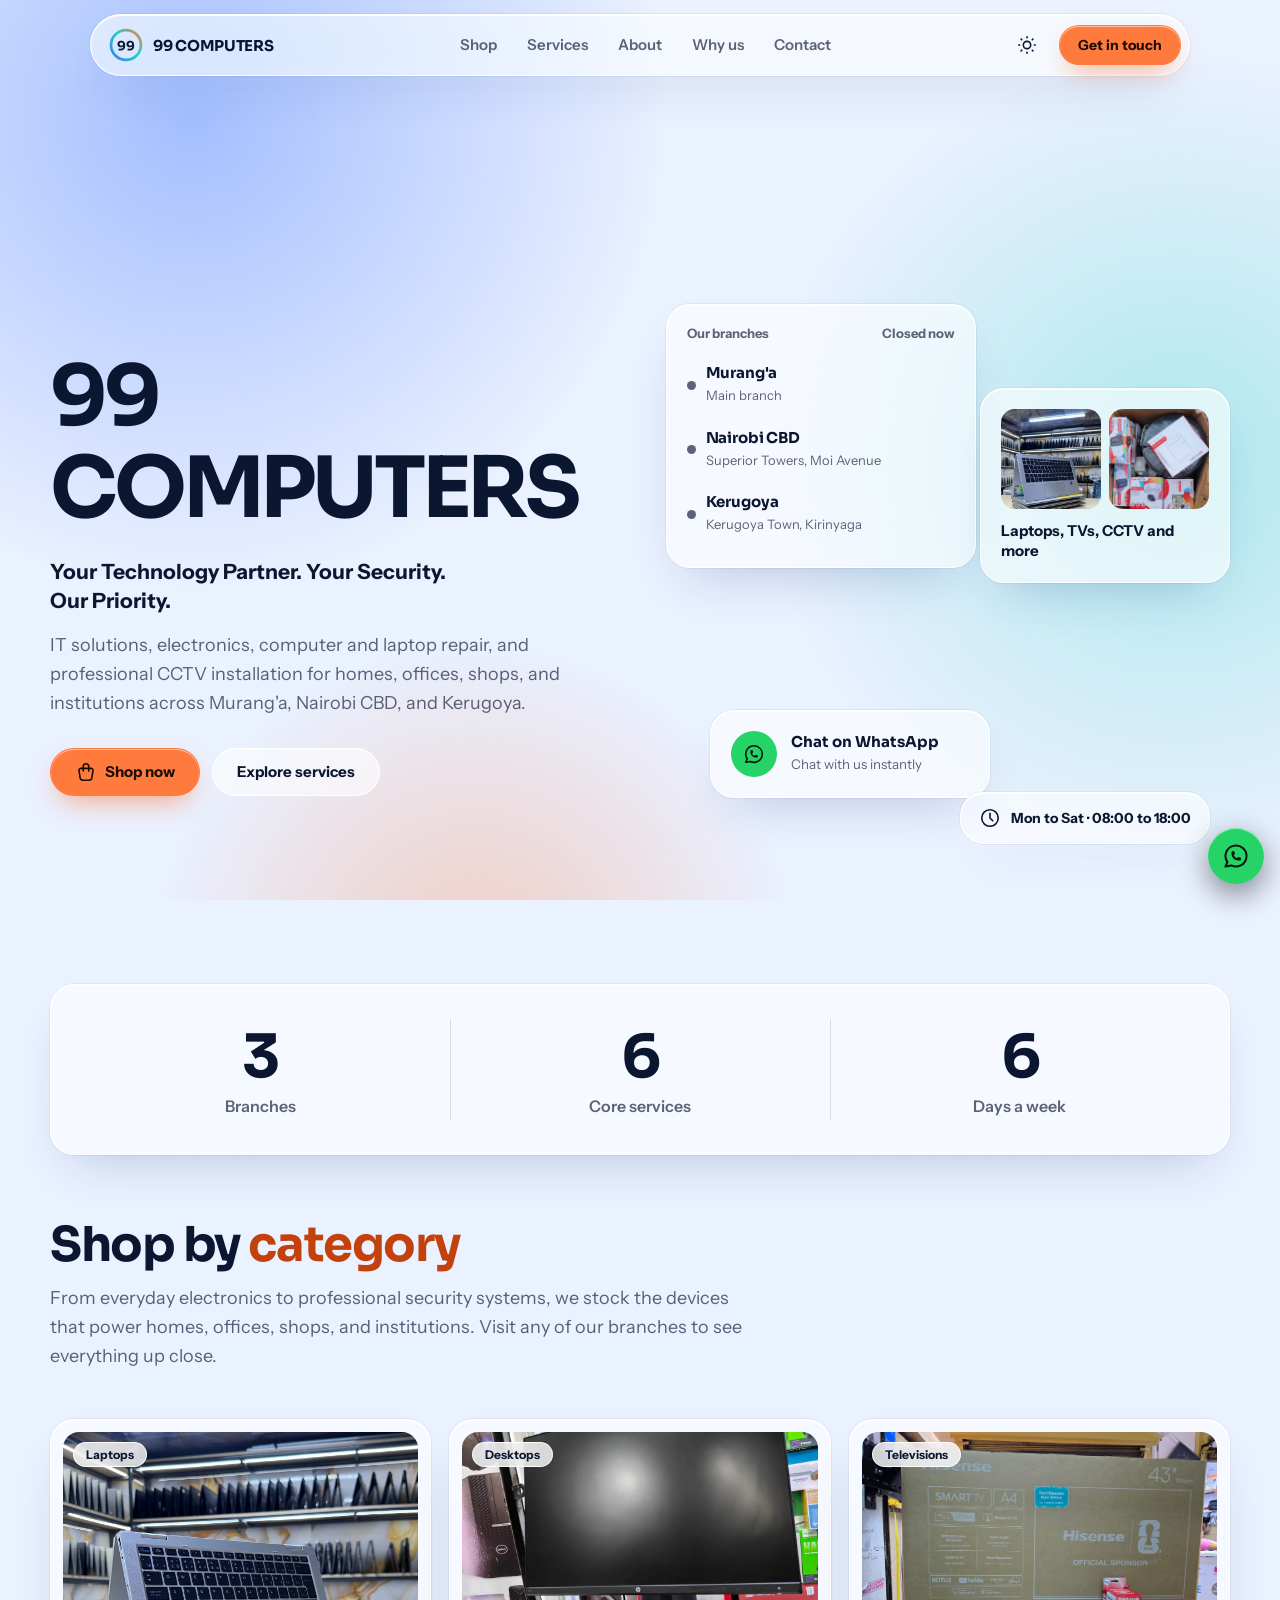
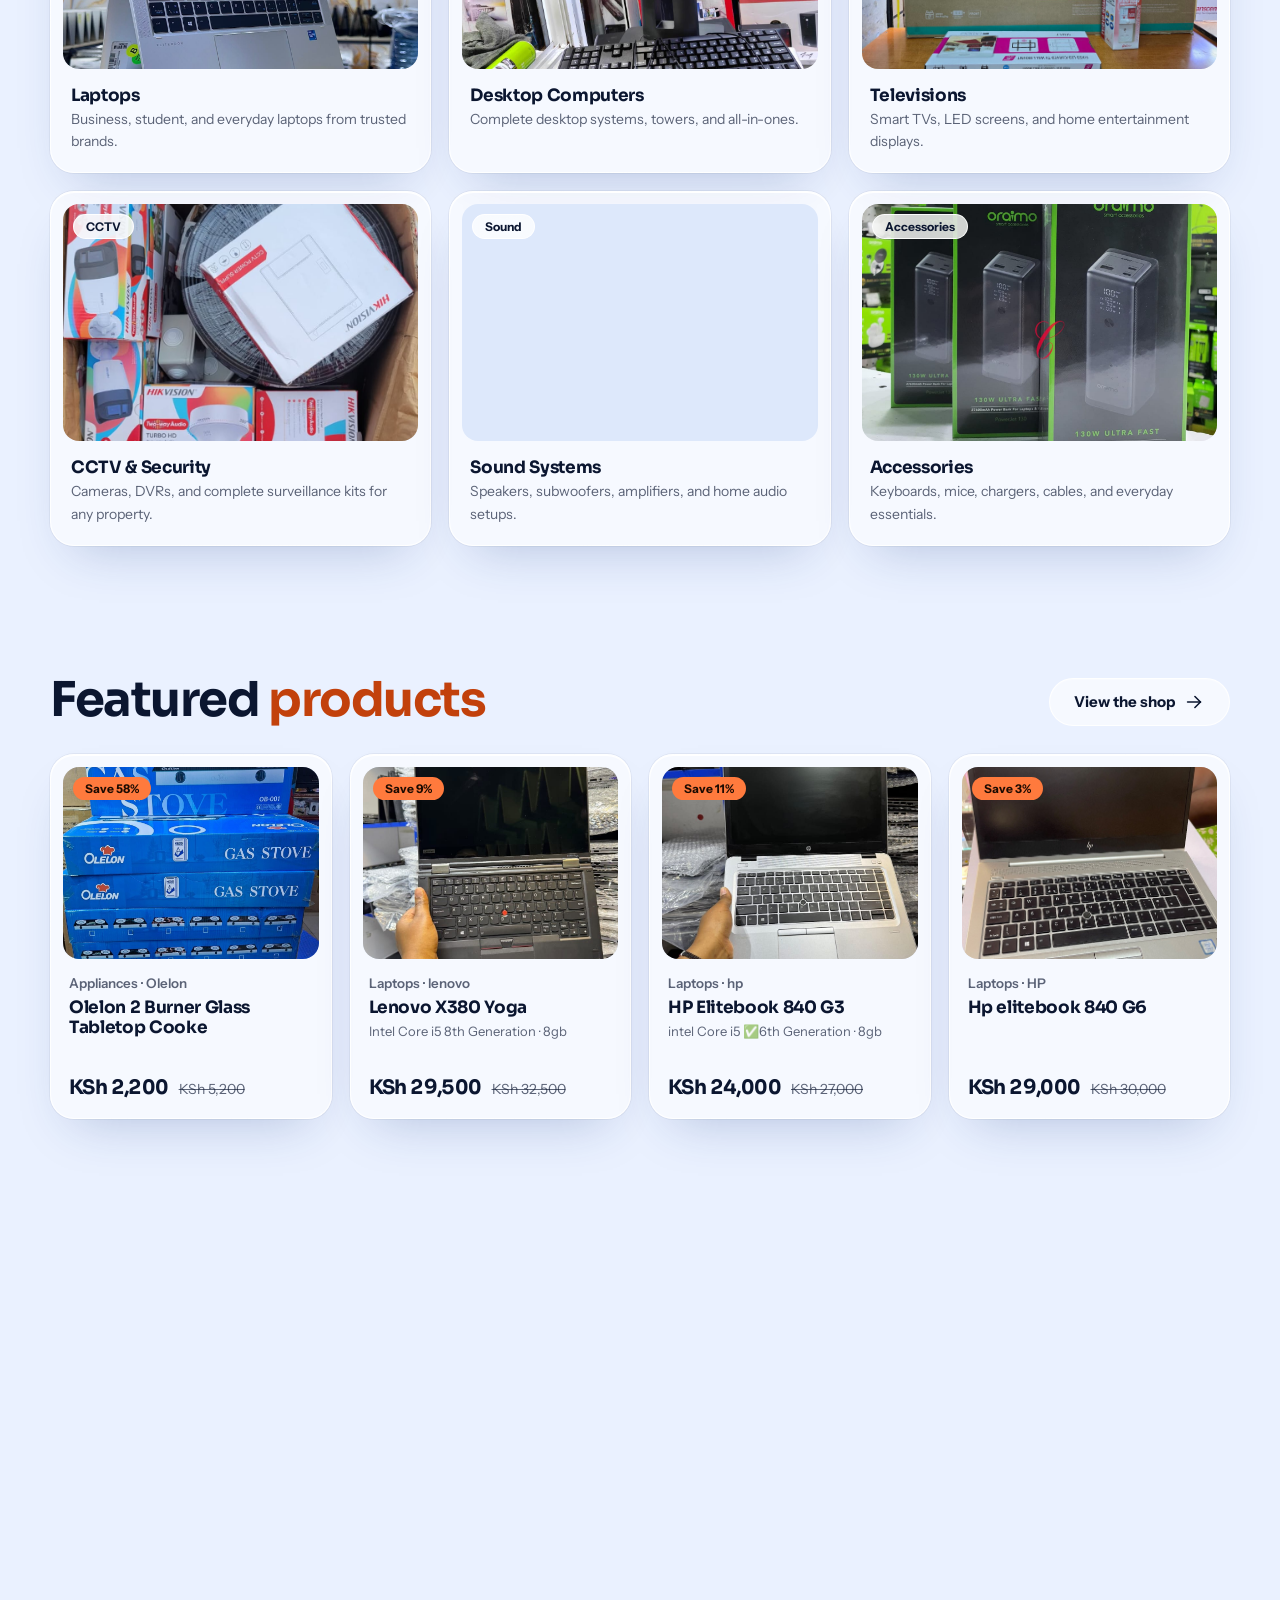
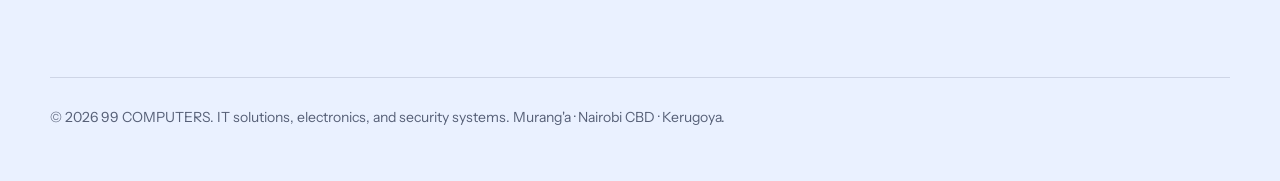
<file: index.html>
<!DOCTYPE html>
<html lang="en">
<head>
<meta charset="utf-8">
<meta name="viewport" content="width=device-width, initial-scale=1, viewport-fit=cover">
<meta name="description" content="99 COMPUTERS: IT consultancy, computer and laptop sales, electronics, repair and support, and professional CCTV installation in Murang'a, Nairobi CBD, and Kerugoya, Kenya.">
<meta name="theme-color" content="#050b1a">
<meta name="author" content="99 COMPUTERS">
<meta name="keywords" content="99 Computers, IT solutions Kenya, computer sales Murang'a, laptop repair Nairobi, CCTV installation Kerugoya, electronics shop, security systems, IT consultancy Kenya">
<meta name="robots" content="index, follow">
<link rel="canonical" href="https://www.99computers.co.ke/">
<meta property="og:type" content="website">
<meta property="og:site_name" content="99 COMPUTERS">
<meta property="og:title" content="99 COMPUTERS — IT Solutions, Electronics & CCTV">
<meta property="og:description" content="IT consultancy, computer and laptop sales, electronics, repair and support, and professional CCTV installation in Murang'a, Nairobi CBD, and Kerugoya.">
<meta property="og:url" content="https://www.99computers.co.ke/">
<meta property="og:image" content="https://www.99computers.co.ke/images/1.jpeg">
<meta property="og:image:alt" content="99 COMPUTERS storefront">
<meta property="og:locale" content="en_KE">
<meta name="twitter:card" content="summary_large_image">
<meta name="twitter:title" content="99 COMPUTERS — IT Solutions, Electronics & CCTV">
<meta name="twitter:description" content="IT consultancy, computer sales, electronics, repair, and professional CCTV installation.">
<meta name="twitter:image" content="https://www.99computers.co.ke/images/1.jpeg">
<meta name="geo.region" content="KE">
<meta name="geo.placename" content="Murang'a, Nairobi, Kerugoya">
<!-- Favicons -->
<link rel="icon" href="/favicon.ico" sizes="any">
<link rel="icon" type="image/svg+xml" href="/favicon.svg">
<link rel="icon" type="image/png" sizes="96x96" href="/favicon-96x96.png">
<link rel="apple-touch-icon" sizes="180x180" href="/apple-touch-icon.png">
<link rel="manifest" href="/site.webmanifest">
<meta name="apple-mobile-web-app-title" content="99 COMPUTERS">
<meta name="application-name" content="99 COMPUTERS">
<script>try{var t=localStorage.getItem('theme');document.documentElement.dataset.theme=t||(matchMedia('(prefers-color-scheme: light)').matches?'light':'dark')}catch(e){document.documentElement.dataset.theme='dark'}document.documentElement.classList.add('js')</script>
<title>99 COMPUTERS — IT Solutions, Electronics & CCTV in Murang'a, Nairobi & Kerugoya</title>
<link rel="preconnect" href="https://fonts.googleapis.com">
<link rel="preconnect" href="https://fonts.gstatic.com" crossorigin>
<link href="https://fonts.googleapis.com/css2?family=Sora:wght@500;600;700&family=Instrument+Sans:wght@400;500;600;700&display=swap" rel="stylesheet">
<link rel="stylesheet" href="/nova.css">
</head>
<body data-page="site">
<a class="skip" href="/shop">Skip to shop</a>
<nav class="nav glass" aria-label="Main">
  <a class="brand" href="/" aria-label="99 COMPUTERS home"><svg viewBox="0 0 100 100" aria-hidden="true"><defs><linearGradient id="lg" x1="0" y1="1" x2="1" y2="0"><stop offset="0" stop-color="#3b74ff"/><stop offset=".55" stop-color="#22d3c5"/><stop offset="1" stop-color="#ff7a3d"/></linearGradient></defs><circle cx="50" cy="50" r="44" fill="none" stroke="url(#lg)" stroke-width="8"/><text x="50" y="64" text-anchor="middle" font-family="Sora,Arial Black,sans-serif" font-weight="700" font-size="38" fill="currentColor" stroke="none">99</text></svg><span>99 COMPUTERS</span></a>
  <div class="links"><i class="pill" aria-hidden="true"></i>
    <a href="/shop">Shop</a><a href="/services">Services</a><a href="/about">About</a><a href="/why">Why us</a><a href="/contact">Contact</a>
  </div>
  <button class="ib" id="themeToggle" type="button" aria-label="Switch to light theme"><svg class="i i-moon" viewBox="0 0 24 24" aria-hidden="true"><use href="#i-moon"/></svg><svg class="i i-sun" viewBox="0 0 24 24" aria-hidden="true"><use href="#i-sun"/></svg></button>
  <a class="btn p sm" href="/contact" style="margin-left:6px">Get in touch</a>
  <button class="ib menu" id="menuBtn" type="button" aria-label="Open menu" aria-expanded="false" aria-controls="sheet"><svg class="i " viewBox="0 0 24 24" aria-hidden="true"><use href="#i-menu-2"/></svg></button>
  <i class="prog" aria-hidden="true"></i>
</nav>
<div class="sheet glass" id="sheet">
  <a style="--i:0" href="/shop">Shop</a><a style="--i:1" href="/services">Services</a><a style="--i:2" href="/about">About</a><a style="--i:3" href="/why">Why us</a><a style="--i:4" href="/contact">Contact</a>
</div>

<main id="top">
  <section class="pg on home" data-pg="home">
    <div class="hero"><div class="wrap">
      <div class="copy">
        <h1 data-words>99 COMPUTERS</h1>
        <div class="tag">Your Technology Partner. Your Security. Our Priority.</div>
        <p class="lead">IT solutions, electronics, computer and laptop repair, and professional CCTV installation for homes, offices, shops, and institutions across Murang'a, Nairobi CBD, and Kerugoya.</p>
        <div class="btns"><a class="btn p" href="/shop"><svg class="i " viewBox="0 0 24 24" aria-hidden="true"><use href="#i-shopping-bag"/></svg>Shop now</a><a class="btn" href="/services">Explore services</a></div>
      </div>
      <div class="cluster">
        <div class="cl cl-a glass fl" data-d="1.2"><h3>Our branches <span><i class="dot" data-st></i> <span data-open>Open now</span></span></h3><div id="brows"></div></div>
        <a class="cl cl-b glass hv fl" href="/shop" data-d="2"><div class="mos"><div class="ph"><img src="/images/3.jpeg" alt="Laptop" width="240" height="240"></div><div class="ph"><img src="/images/6.jpeg" alt="CCTV camera" width="240" height="240"></div></div><p>Laptops, TVs, CCTV and more</p></a>
        <a class="cl cl-c glass hv fl" data-d="1.6" href="https://wa.me/254794707522?text=Hello%2099%20COMPUTERS%2C%20I%27d%20like%20to%20make%20an%20enquiry." target="_blank" rel="noopener"><span class="wb"><svg class="i " viewBox="0 0 24 24" aria-hidden="true"><use href="#i-brand-whatsapp"/></svg></span><span><b>Chat on WhatsApp</b><small>Chat with us instantly</small></span></a>
        <div class="cl cl-d glass fl" data-d="2.4"><svg class="i " viewBox="0 0 24 24" aria-hidden="true"><use href="#i-clock"/></svg>Mon to Sat · 08:00 to 18:00</div>
      </div>
    </div></div>
    <div class="wrap"><div class="glass stats rv"><div><b data-n="3">0</b><span>Branches</span></div><div><b data-n="6">0</b><span>Core services</span></div><div><b data-n="6">0</b><span>Days a week</span></div></div></div>
    <div class="blk"><div class="wrap">
      <h2 class="rv">Shop by <em>category</em></h2>
      <p class="sub rv">From everyday electronics to professional security systems, we stock the devices that power homes, offices, shops, and institutions. Visit any of our branches to see everything up close.</p>
      <div class="products" id="tiles"></div>
    </div></div>
    <div class="blk" id="featwrap" hidden><div class="wrap">
      <div class="hd2 rv"><h2>Featured <em>products</em></h2><a class="btn" href="/shop">View the shop<svg class="i " viewBox="0 0 24 24" aria-hidden="true"><use href="#i-arrow-right"/></svg></a></div>
      <div class="pgrid" id="featured"></div>
    </div></div>
    <div class="blk"><div class="wrap"><div class="glass cta rv">
      <div><h2>99 COMPUTERS</h2><p>Your Technology Partner. Your Security. Our Priority.</p></div>
      <div class="btns"><a class="btn p" href="https://wa.me/254794707522?text=Hello%2099%20COMPUTERS%2C%20I%27d%20like%20to%20make%20an%20enquiry." target="_blank" rel="noopener">Chat on WhatsApp</a><button class="btn" type="button" data-act="request">Request a service</button></div>
    </div></div></div>
  </section>

  <section class="pg sp" data-pg="shop"><div class="wrap">
    <h2>Shop <em>products</em></h2>
    <p class="sub">Browse what is on our shelves. Message us on WhatsApp or send a request, and we will confirm availability at your nearest branch.</p>
    <div class="stools">
      <label class="srch"><svg class="i " viewBox="0 0 24 24" aria-hidden="true"><use href="#i-search"/></svg><input id="psearch" type="search" placeholder="Search laptops, TVs, CCTV" aria-label="Search products"></label>
      <select class="sel" id="psort" aria-label="Sort products"><option value="feat">Featured</option><option value="new">Newest</option><option value="lo">Price: low to high</option><option value="hi">Price: high to low</option></select>
      <span class="hint" id="pcount" role="status" aria-live="polite" style="margin-left:auto"></span>
    </div>
    <div class="chips" id="chips" role="group" aria-label="Categories"></div>
    <div class="pgrid" id="pgrid"></div>
  </div></section>

  <section class="pg sp" data-pg="services"><div class="wrap">
    <h2>Our core <em>services</em></h2>
    <p class="sub">Everything you need to buy, set up, secure, and keep your technology running.</p>
    <div class="svcs" id="svc"></div>
    <div class="shop-actions"><button class="btn p" type="button" data-act="request"><svg class="i " viewBox="0 0 24 24" aria-hidden="true"><use href="#i-send"/></svg>Request a service</button><a class="btn" href="/contact">Contact us</a></div>
  </div></section>

  <section class="pg sp" data-pg="about"><div class="wrap">
    <h2>About <em>us</em></h2>
    <p class="sub">Your trusted partner in IT solutions, electronics, security systems, and technology consultancy.</p>
    <div class="about">
      <div class="glass main rv"><p class="big"><b>99 COMPUTERS</b> is dedicated to providing high-quality products and professional services that meet the needs of individuals, homes, businesses, and organizations. Our goal is to make technology accessible, affordable, reliable, and convenient for everyone.</p><p>We specialize in <b>IT consultancy, computer sales, electronics, accessories, and CCTV installation services</b>. Our wide range of products includes laptops, desktop computers, televisions, smartphones, washing machines, radios, printers, CCTV cameras, and other electronic devices and accessories.</p><p>Our professional services include IT consultancy, computer setup and configuration, technology support, and <b>CCTV camera installation</b> for homes, offices, shops, institutions, and other commercial premises. We help our clients improve security through reliable surveillance solutions designed to monitor their properties, protect their assets, and provide greater peace of mind.</p><p>We believe that customer satisfaction begins with quality products, affordable prices, professional service, and lasting relationships. We are committed to keeping up with technological advancements to provide modern solutions that meet the changing needs of our customers.</p></div>
      <div class="mv">
        <div class="glass rv" style="--d:.1s"><h3>Our Mission</h3><p>To provide quality electronic products, reliable IT consultancy, and professional CCTV installation services at competitive prices while ensuring excellent customer service and satisfaction.</p></div>
        <div class="glass rv" style="--d:.2s"><h3>Our Vision</h3><p>To become a leading and trusted provider of IT solutions, electronic products, and security systems, recognized for our quality, innovation, reliability, and commitment to customer satisfaction.</p></div>
      </div>
    </div>
    <div class="shop-hero rv" style="margin-top:20px">
      <figure class="fig sh"><img src="/images/1.jpeg" alt="99 COMPUTERS storefront, view one" loading="lazy" decoding="async" width="720" height="540"></figure>
      <figure class="fig sh"><img src="/images/2.jpeg" alt="99 COMPUTERS storefront, view two" loading="lazy" decoding="async" width="720" height="540"></figure>
    </div>
  </div></section>

  <section class="pg sp" data-pg="why"><div class="wrap">
    <h2>Why choose <em>99 COMPUTERS</em>?</h2>
    <p class="sub">We do more than sell electronics. We provide technology that connects people, empowers businesses, improves everyday life, and helps create safer environments.</p>
    <div class="why">
      <div class="glass hv rv" style="--h:var(--blue);--d:0.0s"><span class="ico"><svg class="i " viewBox="0 0 24 24" aria-hidden="true"><use href="#i-shield-check"/></svg></span><h3>Quality and Reliability</h3><p>Products and solutions selected to meet our customers' needs.</p></div>
      <div class="glass hv rv" style="--h:var(--teal);--d:0.07s"><span class="ico"><svg class="i " viewBox="0 0 24 24" aria-hidden="true"><use href="#i-coin"/></svg></span><h3>Affordable Prices</h3><p>Competitive prices for different budgets.</p></div>
      <div class="glass hv rv" style="--h:var(--sig);--d:0.14s"><span class="ico"><svg class="i " viewBox="0 0 24 24" aria-hidden="true"><use href="#i-award"/></svg></span><h3>Professional Expertise</h3><p>Knowledgeable assistance in IT consultancy and CCTV installation.</p></div>
      <div class="glass hv rv" style="--h:var(--blue);--d:0.21s"><span class="ico"><svg class="i " viewBox="0 0 24 24" aria-hidden="true"><use href="#i-heart-handshake"/></svg></span><h3>Customer Satisfaction</h3><p>Friendly service and a commitment to meeting customer expectations.</p></div>
      <div class="glass hv rv" style="--h:var(--teal);--d:0.28s"><span class="ico"><svg class="i " viewBox="0 0 24 24" aria-hidden="true"><use href="#i-apps"/></svg></span><h3>Comprehensive Solutions</h3><p>A convenient destination for computers, electronics, accessories, IT services, and security systems.</p></div>
    </div>
  </div></section>

  <section class="pg sp" data-pg="contact"><div class="wrap">
    <h2>Get in <em>touch</em></h2>
    <p class="sub">Call, WhatsApp, or visit any of our branches in Murang'a, Nairobi CBD, or Kerugoya.</p>
    <div class="contact-grid rv">
      <a class="glass hv cc" href="tel:+254794707522"><span class="ico"><svg class="i " viewBox="0 0 24 24" aria-hidden="true"><use href="#i-phone"/></svg></span><span><strong>Call us</strong><span>+254 794 707 522</span></span></a>
      <a class="glass hv cc" href="https://wa.me/254794707522?text=Hello%2099%20COMPUTERS%2C%20I%27d%20like%20to%20make%20an%20enquiry." target="_blank" rel="noopener"><span class="ico"><svg class="i " viewBox="0 0 24 24" aria-hidden="true"><use href="#i-brand-whatsapp"/></svg></span><span><strong>WhatsApp</strong><span>Chat with us instantly</span></span></a>
    </div>
    <h3 class="branches-t rv">Visit one of our <em>branches</em></h3>
    <div class="branches rv">
      <a class="glass hv branch" href="https://maps.app.goo.gl/FHAN5yE1pPPzXfvG9?g_st=iwb" target="_blank" rel="noopener"><span class="ico"><svg class="i " viewBox="0 0 24 24" aria-hidden="true"><use href="#i-map-pin"/></svg></span><div><h4>Murang'a</h4><p>Main branch · Murang'a Town</p></div></a>
      <a class="glass hv branch" href="https://www.google.com/maps/search/?api=1&query=Superior+Towers+Moi+Avenue+Nairobi" target="_blank" rel="noopener"><span class="ico"><svg class="i " viewBox="0 0 24 24" aria-hidden="true"><use href="#i-map-pin"/></svg></span><div><h4>Nairobi CBD</h4><p>Superior Towers · Moi Avenue</p></div></a>
      <a class="glass hv branch" href="https://www.google.com/maps/search/?api=1&query=Kerugoya+Town+Kirinyaga" target="_blank" rel="noopener"><span class="ico"><svg class="i " viewBox="0 0 24 24" aria-hidden="true"><use href="#i-map-pin"/></svg></span><div><h4>Kerugoya</h4><p>Kerugoya Town · Kirinyaga</p></div></a>
    </div>
    <div class="glass cta rv">
      <div><h2>99 COMPUTERS</h2><p>Your Technology Partner. Your Security. Our Priority.</p></div>
      <div class="btns"><a class="btn p" href="https://wa.me/254794707522?text=Hello%2099%20COMPUTERS%2C%20I%27d%20like%20to%20make%20an%20enquiry." target="_blank" rel="noopener">Chat on WhatsApp</a><button class="btn" type="button" data-act="request"><svg class="i " viewBox="0 0 24 24" aria-hidden="true"><use href="#i-send"/></svg>Request a service</button></div>
    </div>
  </div></section>
</main>

<footer><div class="wrap"><span>© <span id="yr"></span> 99 COMPUTERS. IT solutions, electronics, and security systems. Murang'a · Nairobi CBD · Kerugoya.</span></div></footer>
<a class="wa" href="https://wa.me/254794707522?text=Hello%2099%20COMPUTERS%2C%20I%27d%20like%20to%20make%20an%20enquiry." target="_blank" rel="noopener" aria-label="Chat with 99 COMPUTERS on WhatsApp"><svg class="i " viewBox="0 0 24 24" aria-hidden="true"><use href="#i-brand-whatsapp"/></svg></a>
<script src="/nova.js"></script>
</body>
</html>
</file>
<file: nova.css>
/* 99 COMPUTERS: NOVA 2. Liquid-glass surfaces over a drifting colour field. */
:root{color-scheme:dark;--bg:#050b1a;--ink:#f3f6ff;--mute:rgba(226,235,255,.68);--line:rgba(255,255,255,.14);--s1:#0c1530;--s2:#16224a;
--sig:#ff7a3d;--sig-t:#ffa070;--on:#1c0b02;--blue:#3b74ff;--teal:#22d3c5;--ok:#3ddc97;--err:#ff8585;
--gl:rgba(255,255,255,.07);--gl2:rgba(255,255,255,.13);--glb:rgba(255,255,255,.17);--fill:rgba(255,255,255,.08);
--gls:inset 0 1px 0 rgba(255,255,255,.3),inset 0 -1px 0 rgba(255,255,255,.04),0 24px 60px -24px rgba(0,0,0,.6);--blur:22px;--scrim:rgba(3,7,18,.55);
--a1:.6;--a2:.38;--a3:.34;--r:14px;--rc:24px;--ease:cubic-bezier(.22,1,.36,1);--spring:cubic-bezier(.34,1.56,.64,1);
--fd:Sora,system-ui,sans-serif;--fb:"Instrument Sans",system-ui,sans-serif}
[data-theme=light]{color-scheme:light;--bg:#eaf1ff;--ink:#0b1630;--mute:rgba(11,22,48,.66);--line:rgba(11,22,48,.12);--s1:#f6f9ff;--s2:#dde8fb;--sig-t:#c2410c;--blue:#2457e6;--teal:#0e9f95;--ok:#12805a;--err:#c42b2b;
--gl:rgba(255,255,255,.58);--gl2:rgba(255,255,255,.8);--glb:rgba(255,255,255,.9);--fill:rgba(11,22,48,.05);--gls:inset 0 1px 0 #fff,0 0 0 1px rgba(11,22,48,.05),0 24px 50px -24px rgba(30,60,130,.28);--scrim:rgba(225,235,255,.55);--a1:.4;--a2:.3;--a3:.3}
*{box-sizing:border-box;margin:0;padding:0}[hidden]{display:none!important}
html{scroll-padding-top:96px;-webkit-text-size-adjust:100%}
body{background:var(--bg);color:var(--ink);font:400 16px/1.6 var(--fb);-webkit-font-smoothing:antialiased;overflow-x:hidden;min-height:100svh}
a{color:inherit;text-decoration:none}svg{fill:none;stroke:currentColor}button,input,select,textarea{font:inherit;color:inherit}
.i{width:22px;height:22px;flex-shrink:0}
:focus-visible{outline:2px solid var(--sig);outline-offset:3px;border-radius:8px}
h1,h2,h3,h4{font-family:var(--fd);font-weight:700;letter-spacing:-.03em;line-height:1.08}
h2{font-size:clamp(28px,3.8vw,48px);margin-bottom:14px}h2 em{font-style:normal;color:var(--sig-t)}
.sub{color:var(--mute);max-width:58ch;font-size:18px;margin-bottom:48px}
.wrap{width:min(1180px,100% - 40px);margin:0 auto}section{padding:104px 0}
.skip{position:absolute;left:12px;top:-64px;z-index:200;background:var(--sig);color:var(--on);padding:10px 16px;border-radius:99px;font-weight:700}.skip:focus{top:12px}
/* colour field */
.aurora{position:fixed;inset:0;z-index:-1;overflow:hidden;background:var(--bg)}
.aurora i{position:absolute;border-radius:50%;will-change:transform}
.aurora i:nth-child(1){width:74vmax;height:74vmax;left:-22vmax;top:-28vmax;background:radial-gradient(closest-side,rgba(59,116,255,var(--a1)),transparent);animation:d1 28s ease-in-out infinite alternate}
.aurora i:nth-child(2){width:64vmax;height:64vmax;right:-24vmax;top:6vh;background:radial-gradient(closest-side,rgba(34,211,197,var(--a2)),transparent);animation:d2 34s ease-in-out infinite alternate}
.aurora i:nth-child(3){width:50vmax;height:50vmax;left:12vw;bottom:-30vmax;background:radial-gradient(closest-side,rgba(255,122,61,var(--a3)),transparent);animation:d3 40s ease-in-out infinite alternate}
@keyframes d1{to{transform:translate(14vmax,12vmax) scale(1.18)}}@keyframes d2{to{transform:translate(-12vmax,16vmax) scale(.9)}}@keyframes d3{to{transform:translate(18vmax,-10vmax) scale(1.2)}}
/* glass */
.glass{position:relative;isolation:isolate;background:var(--gl);-webkit-backdrop-filter:blur(var(--blur)) saturate(170%);backdrop-filter:blur(var(--blur)) saturate(170%);border:1px solid var(--glb);border-radius:var(--rc);box-shadow:var(--gls)}
.glass::before{content:"";position:absolute;inset:-1px;border-radius:inherit;padding:1px;pointer-events:none;background:linear-gradient(140deg,rgba(255,255,255,.6),rgba(255,255,255,0) 32%,rgba(255,255,255,0) 68%,rgba(255,255,255,.28));-webkit-mask:linear-gradient(#000 0 0) content-box,linear-gradient(#000 0 0);-webkit-mask-composite:xor;mask-composite:exclude;opacity:.8}
.glass::after{content:"";position:absolute;inset:0;border-radius:inherit;z-index:-1;pointer-events:none;background:radial-gradient(380px circle at var(--mx,50%) var(--my,0%),rgba(255,255,255,.16),transparent 62%);opacity:0;transition:opacity .35s}
@media (hover:hover){.glass.hv:hover::after{opacity:1}}
/* buttons */
.btn{display:inline-flex;align-items:center;justify-content:center;gap:8px;min-height:48px;padding:0 24px;border-radius:99px;border:1px solid var(--glb);background:var(--gl);-webkit-backdrop-filter:blur(14px);backdrop-filter:blur(14px);color:var(--ink);font:700 15px var(--fb);cursor:pointer;box-shadow:inset 0 1px 0 rgba(255,255,255,.25);transition:transform .25s var(--spring),background .2s,box-shadow .2s}
@media (hover:hover){.btn:hover{transform:translateY(-2px);background:var(--gl2)}}
.btn:active{transform:scale(.97)}
.btn.p{background:var(--sig);border-color:transparent;color:var(--on);box-shadow:inset 0 1px 0 rgba(255,255,255,.5),0 12px 28px -10px rgba(255,122,61,.75)}
.btn.p:hover{background:#ff8a52}
.btn.sm{min-height:40px;padding:0 18px;font-size:14px}.btn[disabled]{opacity:.55;pointer-events:none}
.btns{display:flex;flex-wrap:wrap;gap:12px}
.ib{width:44px;height:44px;display:grid;place-items:center;border-radius:50%;border:0;background:none;color:var(--ink);cursor:pointer;transition:background .2s,transform .25s var(--spring)}.ib:hover{background:var(--gl2)}.ib:active{transform:scale(.92)}
.i-sun{display:none}[data-theme=light] .i-sun{display:block}[data-theme=light] .i-moon{display:none}
/* nav */
.nav{position:fixed;top:14px;left:50%;translate:-50% 0;z-index:80;width:min(1100px,100% - 24px);height:62px;display:flex;align-items:center;gap:4px;padding:0 8px 0 18px;border-radius:99px;transition:height .35s var(--ease),top .35s var(--ease),background .3s;animation:navIn .8s var(--ease) both}
@keyframes navIn{from{opacity:0;transform:translateY(-24px)}}
.nav.s{height:56px;top:10px;background:color-mix(in srgb,var(--s1) 55%,transparent)}
.brand{display:flex;align-items:center;gap:10px;font:700 15px var(--fd);letter-spacing:-.02em;margin-right:12px;white-space:nowrap}.brand svg{width:34px;height:34px}
.links{position:relative;display:flex;margin:0 auto}
.links a{position:relative;z-index:1;padding:9px 15px;border-radius:99px;color:var(--mute);font-weight:600;font-size:15px;transition:color .25s}
.links a:hover,.links a.on{color:var(--ink)}
.links .pill{position:absolute;z-index:0;top:0;left:0;height:100%;width:var(--w,0);border-radius:99px;background:var(--gl2);box-shadow:inset 0 1px 0 rgba(255,255,255,.4),0 4px 14px -6px rgba(0,0,0,.4);transform:translateX(var(--x,0));opacity:var(--o,0);transition:transform .5s var(--spring),width .5s var(--spring),opacity .2s}
.nav .prog{position:absolute;left:30px;right:30px;bottom:3px;height:2px;border-radius:2px;background:linear-gradient(90deg,var(--teal),var(--blue),var(--sig));transform-origin:left;transform:scaleX(var(--p,0));opacity:.9}
.acct{display:flex;align-items:center;gap:8px;min-height:44px;padding:0 6px 0 14px;border-radius:99px;border:1px solid var(--glb);background:var(--gl);cursor:pointer;font-weight:700;font-size:14px;transition:background .2s}.acct:hover{background:var(--gl2)}
.av{width:32px;height:32px;border-radius:50%;display:grid;place-items:center;font:700 12px var(--fd);color:#fff;background:linear-gradient(135deg,var(--blue),var(--teal) 55%,var(--sig));flex-shrink:0}
.acct .av{margin-left:2px}.acct.out{padding:0 18px}
.menu{display:none}
.sheet{position:fixed;top:84px;left:12px;right:12px;z-index:79;padding:10px;display:flex;flex-direction:column;visibility:hidden;opacity:0;transform:translateY(-10px) scale(.98);transform-origin:top;transition:all .35s var(--ease)}
.sheet.on{visibility:visible;opacity:1;transform:none}
.sheet a{padding:15px 14px;border-radius:var(--r);font-weight:600;opacity:0;transform:translateY(8px);transition:opacity .4s var(--ease),transform .4s var(--ease),background .2s}
.sheet.on a{opacity:1;transform:none;transition-delay:calc(var(--i)*.045s)}.sheet a:hover{background:var(--gl2)}
.dd{position:absolute;top:calc(100% + 10px);right:0;width:270px;padding:10px;visibility:hidden;opacity:0;transform:translateY(-8px) scale(.97);transform-origin:top right;transition:all .3s var(--ease)}
.dd.on{visibility:visible;opacity:1;transform:none}
.dd .who{padding:10px 12px 14px;border-bottom:1px solid var(--line);margin-bottom:6px}.dd .who b{display:block}.dd .who small{color:var(--mute);display:block;overflow:hidden;text-overflow:ellipsis}
.role{display:inline-block;margin-top:8px;padding:2px 10px;border-radius:99px;font:700 11px var(--fb);background:color-mix(in srgb,var(--teal) 20%,transparent);color:var(--teal)}
.dd button,.dd a{display:flex;align-items:center;gap:10px;width:100%;padding:11px 12px;border-radius:var(--r);border:0;background:none;text-align:left;cursor:pointer;font-weight:600;font-size:15px}.dd button:hover,.dd a:hover{background:var(--gl2)}
.acwrap{position:relative}
/* reveal + words */
.js .rv{opacity:0;transform:translateY(22px);filter:blur(6px);transition:opacity .8s var(--ease),transform .8s var(--ease),filter .8s var(--ease);transition-delay:var(--d,0s)}
.js .rv.in{opacity:1;transform:none;filter:none}
.js .w{display:inline-block;opacity:0;filter:blur(12px);transform:translateY(.45em);animation:wIn .9s var(--ease) forwards;animation-delay:calc(var(--i)*.09s + .15s)}
@keyframes wIn{to{opacity:1;filter:none;transform:none}}
@keyframes rise{from{opacity:0;transform:translateY(18px)}}@keyframes float{50%{transform:translateY(-12px)}}
/* hero */
.hero{min-height:100svh;display:grid;align-items:center;padding:120px 0 80px}
.hero .wrap{display:grid;grid-template-columns:1.02fr 1fr;gap:40px;align-items:center}
.hero h1{font-size:clamp(40px,6.6vw,92px);letter-spacing:-.05em;margin-bottom:22px}
.hero .tag{font:700 clamp(17px,1.7vw,21px)/1.4 var(--fb);margin-bottom:16px;max-width:30ch}
.hero p.lead{color:var(--mute);font-size:18px;max-width:50ch;margin-bottom:30px}
.hero .copy>.tag,.hero .copy>.lead,.hero .copy>.btns{animation:rise .9s var(--ease) both}.hero .copy>.tag{animation-delay:.45s}.hero .copy>.lead{animation-delay:.55s}.hero .copy>.btns{animation-delay:.65s}
.cluster{position:relative;height:540px;animation:rise 1s .5s var(--ease) both}
.cl{position:absolute;padding:20px;translate:var(--tx,0) var(--ty,0);transition:translate .5s var(--ease)}
.cl.fl{animation:float var(--t,8s) ease-in-out infinite}
.cl h3{font:700 13px var(--fb);color:var(--mute);letter-spacing:0;margin-bottom:12px;display:flex;justify-content:space-between;align-items:center}
.cl-a{top:0;left:0;width:310px}.cl-b{top:84px;right:0;width:250px;--t:9s}.cl-c{bottom:46px;left:44px;width:280px;--t:7s}.cl-d{bottom:0;right:20px;--t:10s;padding:14px 18px}
.brow{display:flex;align-items:center;gap:10px;padding:10px 10px;margin:0 -10px;border-radius:var(--r);transition:background .2s}.brow:hover{background:var(--gl2)}
.brow b{display:block;font:700 15px var(--fd);letter-spacing:-.01em}.brow small{color:var(--mute);font-size:13px}.brow .i{margin-left:auto;width:18px;height:18px;color:var(--mute)}
.dot{width:9px;height:9px;border-radius:50%;background:var(--mute);flex-shrink:0}.dot.on{background:var(--ok);box-shadow:0 0 0 4px color-mix(in srgb,var(--ok) 25%,transparent)}
.mos{display:grid;grid-template-columns:1fr 1fr;gap:8px;margin-bottom:12px}
.mos .ph{aspect-ratio:1;border-radius:14px;overflow:hidden;background:var(--s2)}.mos img{width:100%;height:100%;object-fit:cover;display:block}
.ph.failed{background:linear-gradient(135deg,var(--blue),var(--teal) 60%,var(--sig))}.ph.failed img{opacity:0}
.cl-b p{font-weight:700;font-size:15px;line-height:1.35}
.cl-c{display:flex;align-items:center;gap:14px}.cl-c .wb{width:46px;height:46px;border-radius:50%;background:#25d366;color:#06150e;display:grid;place-items:center;flex-shrink:0}.cl-c b{display:block;font:700 15px var(--fd)}.cl-c small{color:var(--mute)}
.cl-d{display:flex;align-items:center;gap:10px;font-weight:700;font-size:14px;white-space:nowrap}
/* stats */
.stats{display:grid;grid-template-columns:repeat(3,1fr);padding:34px 20px;margin-top:-20px}
.stats div{text-align:center;padding:0 16px}.stats div+div{border-left:1px solid var(--line)}
.stats b{display:block;font:700 clamp(36px,5vw,60px) var(--fd);letter-spacing:-.04em;font-variant-numeric:tabular-nums}.stats span{color:var(--mute);font-weight:600}
/* about */
.about{display:grid;grid-template-columns:1.35fr 1fr;gap:20px}
.about .main{padding:44px}.about .big{font:600 clamp(21px,2.3vw,28px)/1.4 var(--fb);letter-spacing:-.01em;margin-bottom:22px}
.about p{color:var(--mute);margin-bottom:16px}.about p b{color:var(--ink);font-weight:700}
.mv{display:grid;gap:20px}.mv .glass{padding:34px}.mv h3{font-size:17px;margin-bottom:10px;display:flex;align-items:center;gap:10px}.mv p{margin:0}
/* services */
.svcs{display:grid;grid-template-columns:repeat(3,1fr);gap:18px}
.svc{padding:30px;min-height:250px;display:flex;flex-direction:column;gap:12px;background:radial-gradient(240px circle at 0 0,color-mix(in srgb,var(--h) 32%,transparent),transparent 70%),var(--gl);transition:transform .5s var(--spring)}
@media (hover:hover){.svc:hover{transform:translateY(-6px)}}
.ico{width:54px;height:54px;display:grid;place-items:center;border-radius:18px;background:color-mix(in srgb,var(--h) 22%,transparent);border:1px solid color-mix(in srgb,var(--h) 45%,transparent);color:var(--h);box-shadow:inset 0 1px 0 rgba(255,255,255,.3)}
.ico .i{width:26px;height:26px}.svc h3{font-size:19px;margin-top:8px}.svc p{color:var(--mute);font-size:15px}
/* why */
.why{display:grid;grid-template-columns:repeat(6,1fr);gap:18px}
.why>div{grid-column:span 2;padding:28px}.why>div:nth-child(-n+2){grid-column:span 3}
.why .ico{width:46px;height:46px;border-radius:15px;margin-bottom:16px}.why h3{font-size:17px;margin-bottom:8px;line-height:1.25}.why p{color:var(--mute);font-size:15px}
/* products */
.shop-lead{color:var(--mute);max-width:62ch;font-size:18px;margin-bottom:38px}
.shop-hero{display:grid;grid-template-columns:1fr 1fr;gap:18px}
.fig{position:relative;overflow:hidden;border-radius:var(--rc);aspect-ratio:4/3;background:var(--s2);border:1px solid var(--glb)}
.fig img,.slot img{width:100%;height:100%;object-fit:cover;display:block;transition:transform .9s var(--ease)}
@media (hover:hover){.fig:hover img{transform:scale(1.05)}}
.sh{animation:pulse 1.4s ease-in-out infinite}.sh.loaded,.sh.failed{animation:none}@keyframes pulse{50%{opacity:.65}}
.fig.failed,.slot.failed{background:linear-gradient(135deg,var(--blue),var(--teal) 60%,var(--sig))}.failed img{opacity:0}
.products{display:grid;grid-template-columns:repeat(3,1fr);gap:18px;margin-top:18px}
.prod{padding:12px;transition:transform .5s var(--spring)}@media (hover:hover){.prod:hover{transform:translateY(-6px)}.prod:hover img{transform:scale(1.06)}}
.slot{position:relative;overflow:hidden;border-radius:calc(var(--rc) - 8px);aspect-ratio:3/2;background:var(--s2)}
.chip{position:absolute;z-index:1;top:10px;left:10px;padding:4px 12px;border-radius:99px;background:var(--gl2);-webkit-backdrop-filter:blur(12px);backdrop-filter:blur(12px);border:1px solid var(--glb);font:700 12px var(--fb)}
.meta{padding:16px 8px 8px;display:flex;flex-direction:column;gap:2px}.meta strong{font:700 17px var(--fd);letter-spacing:-.02em}.meta small{color:var(--mute);font-size:14px}
.shop-actions{display:flex;gap:12px;flex-wrap:wrap;margin-top:40px}
/* contact */
.contact-grid{display:grid;grid-template-columns:1fr 1fr;gap:18px}
.cc,.branch{display:flex;gap:16px;align-items:center;padding:24px;transition:transform .5s var(--spring)}
@media (hover:hover){.cc:hover,.branch:hover{transform:translateY(-4px)}}
.cc .ico,.branch .ico{width:50px;height:50px;border-radius:16px;--h:var(--teal)}
.cc strong{display:block;font:700 17px var(--fd)}.cc span{color:var(--mute)}
.branches-t{font-size:clamp(22px,2.6vw,32px);margin:56px 0 20px}.branches-t em{font-style:normal;color:var(--sig-t)}
.branches{display:grid;grid-template-columns:repeat(3,1fr);gap:18px}.branch h4{font-size:17px}.branch p{color:var(--mute);font-size:14px}
.cta{margin-top:40px;padding:52px 44px;display:grid;grid-template-columns:1fr auto;gap:28px;align-items:center;background:radial-gradient(420px circle at 100% 0,color-mix(in srgb,var(--sig) 28%,transparent),transparent 70%),var(--gl)}
.cta h2{margin-bottom:8px;font-size:clamp(26px,3.2vw,40px)}.cta p{color:var(--mute);font-size:18px}
footer{padding:36px 0 52px;color:var(--mute);font-size:14px}footer .wrap{display:flex;justify-content:space-between;gap:16px;flex-wrap:wrap;border-top:1px solid var(--line);padding-top:28px}footer a{text-decoration:underline;text-underline-offset:3px}
.wa{position:fixed;right:max(16px,env(safe-area-inset-right));bottom:max(16px,env(safe-area-inset-bottom));z-index:70;width:56px;height:56px;border-radius:50%;background:#25d366;color:#06150e;display:grid;place-items:center;box-shadow:0 10px 30px #0007,inset 0 1px 0 rgba(255,255,255,.5);transition:transform .3s var(--spring)}.wa:hover{transform:scale(1.1)}.wa .i{width:28px;height:28px}
/* modal + forms */
.modal{position:fixed;inset:0;z-index:120;display:grid;place-items:center;padding:16px;visibility:hidden;opacity:0;background:var(--scrim);-webkit-backdrop-filter:blur(10px);backdrop-filter:blur(10px);transition:opacity .3s,visibility 0s .3s}
.modal.on{visibility:visible;opacity:1;transition:opacity .3s}
.modal .panel{width:min(460px,100%);max-height:calc(100svh - 32px);overflow:auto;padding:30px;transform:translateY(24px) scale(.96);transition:transform .55s var(--spring);--blur:30px}
.modal.on .panel{transform:none}.modal .panel.wide{width:min(620px,100%)}
.panel h2{font-size:26px;margin-bottom:6px}.panel .sub2{color:var(--mute);margin-bottom:20px}
.x-btn{position:fixed;top:max(18px,env(safe-area-inset-top));right:max(18px,env(safe-area-inset-right));z-index:200}
.seg{position:relative;display:grid;grid-template-columns:1fr 1fr;padding:4px;border-radius:99px;background:var(--fill);border:1px solid var(--line);margin-bottom:22px}
.seg button{position:relative;z-index:1;min-height:42px;border:0;background:none;border-radius:99px;font-weight:700;cursor:pointer;color:var(--mute);transition:color .25s}.seg button[aria-selected=true]{color:var(--ink)}
.seg i{position:absolute;top:4px;bottom:4px;left:4px;width:calc(50% - 4px);border-radius:99px;background:var(--gl2);box-shadow:inset 0 1px 0 rgba(255,255,255,.4),0 4px 12px -4px rgba(0,0,0,.4);transition:transform .5s var(--spring)}.seg[data-m=in] i{transform:translateX(100%)}
.fld{display:flex;flex-direction:column;gap:6px;margin-bottom:14px;position:relative}
.fld label{font-weight:600;font-size:14px}
.fld input,.fld select,.fld textarea{width:100%;min-height:48px;padding:12px 14px;border-radius:var(--r);border:1px solid var(--line);background:var(--fill);outline:0;transition:border-color .2s,background .2s,box-shadow .2s}
.fld textarea{min-height:110px;resize:vertical}.fld select option{color:#10162b}
.fld input:focus,.fld select:focus,.fld textarea:focus{border-color:var(--sig);background:var(--gl);box-shadow:0 0 0 4px color-mix(in srgb,var(--sig) 20%,transparent)}
.fld.err input,.fld.err select,.fld.err textarea{border-color:var(--err)}.ferr{color:var(--err);font-size:13px;font-weight:600}
.fld .eye{position:absolute;right:4px;bottom:2px;width:44px;height:44px;display:grid;place-items:center;border:0;background:none;cursor:pointer;color:var(--mute)}
.meter{display:flex;gap:5px;margin-top:2px}.meter i{flex:1;height:4px;border-radius:4px;background:var(--line);transition:background .3s}
.meter[data-s="1"] i:nth-child(-n+1){background:var(--err)}.meter[data-s="2"] i:nth-child(-n+2){background:var(--sig)}.meter[data-s="3"] i:nth-child(-n+3){background:var(--teal)}.meter[data-s="4"] i{background:var(--ok)}
.hint{font-size:13px;color:var(--mute)}
.note{margin-top:14px;font-size:13px;color:var(--mute);padding:10px 14px;border-radius:var(--r);background:var(--fill)}
.row2{display:grid;grid-template-columns:1fr 1fr;gap:12px}
.ok-ic{width:64px;height:64px;border-radius:50%;display:grid;place-items:center;background:var(--ok);color:#04150d;margin:0 auto 16px;animation:pop .6s var(--spring)}@keyframes pop{from{transform:scale(.4);opacity:0}}.ok-ic .i{width:32px;height:32px}
.toast{position:fixed;left:50%;bottom:92px;translate:-50% 14px;opacity:0;pointer-events:none;padding:13px 22px;border-radius:99px;font-weight:700;z-index:200;transition:opacity .3s,translate .5s var(--spring)}.toast.on{opacity:1;translate:-50% 0}
/* console */
.cshell{display:grid;grid-template-columns:252px minmax(0,1fr);gap:16px;padding:16px;min-height:100svh}
.rail{position:sticky;top:16px;height:calc(100svh - 32px);padding:18px 12px;display:flex;flex-direction:column;gap:4px}
.rail .brand{padding:6px 10px 18px;margin:0}
.rail a{position:relative;display:flex;align-items:center;gap:12px;padding:12px 14px;border-radius:var(--r);color:var(--mute);font-weight:600;transition:color .2s,background .2s}.rail a:hover{color:var(--ink);background:var(--fill)}
.rail a[aria-current=page]{color:var(--ink);background:var(--gl2);box-shadow:inset 0 1px 0 rgba(255,255,255,.35)}.rail a[aria-current=page] .i{color:var(--sig-t)}
.rail .n{margin-left:auto;font:700 12px var(--fb);background:var(--sig);color:var(--on);padding:2px 8px;border-radius:99px}.rail .back{margin-top:auto}
.cmain{min-width:0;padding:6px 6px 40px}
.top{display:flex;align-items:center;gap:10px;margin-bottom:22px;flex-wrap:wrap}.top h1{font-size:clamp(24px,2.8vw,34px);margin-right:auto}
.pill2{font:700 12px var(--fb);padding:6px 12px;border-radius:99px;border:1px solid var(--glb);background:var(--gl);color:var(--mute)}
.view{animation:rise .55s var(--ease) both}
.dash{display:grid;grid-template-columns:repeat(12,1fr);gap:16px}.dash>*{min-width:0}
.card{padding:24px}.hd{display:flex;justify-content:space-between;align-items:center;gap:12px;margin-bottom:18px;flex-wrap:wrap}.hd h2{font-size:17px;margin:0}.hd small{color:var(--mute)}
.s3{grid-column:span 3}.s4{grid-column:span 4}.s5{grid-column:span 5}.s6{grid-column:span 6}.s7{grid-column:span 7}.s8{grid-column:span 8}.s12{grid-column:span 12}
.kpi{display:flex;flex-direction:column;gap:4px}.kpi .ico{width:40px;height:40px;border-radius:13px;margin-bottom:10px}.kpi .ico .i{width:20px;height:20px}.kpi h3{font:600 14px var(--fb);color:var(--mute);letter-spacing:0}.kpi b{font:700 clamp(22px,2.2vw,30px) var(--fd);letter-spacing:-.03em;font-variant-numeric:tabular-nums}
.tools{display:flex;gap:10px;flex-wrap:wrap;margin-bottom:16px;align-items:center}
.srch{display:flex;align-items:center;gap:8px;background:var(--fill);border:1px solid var(--line);border-radius:99px;padding:0 16px;height:44px;flex:1;min-width:180px;max-width:340px}.srch input{background:none;border:0;outline:0;width:100%}
.sel{min-height:44px;padding:0 16px;border-radius:99px;border:1px solid var(--line);background:var(--fill);font-weight:600}.sel option{color:#10162b}
.tw{overflow-x:auto}table{width:100%;border-collapse:collapse;min-width:560px}th{text-align:left;font:600 13px var(--fb);color:var(--mute);padding:0 12px 12px;white-space:nowrap}td{padding:13px 12px;border-top:1px solid var(--line);font-size:14px;font-variant-numeric:tabular-nums;vertical-align:middle}
tr.low td{background:color-mix(in srgb,var(--sig) 8%,transparent)}
.st{display:inline-block;padding:4px 12px;border-radius:99px;font:700 12px var(--fb);white-space:nowrap}
.st.a,.st.ok{color:var(--ok);background:color-mix(in srgb,var(--ok) 16%,transparent)}.st.p{color:var(--sig-t);background:color-mix(in srgb,var(--sig) 16%,transparent)}.st.d{color:var(--err);background:color-mix(in srgb,var(--err) 16%,transparent)}.st.b{color:var(--teal);background:color-mix(in srgb,var(--teal) 16%,transparent)}
td .sel{min-height:36px;padding:0 10px;font-size:13px}
.ab{display:inline-grid;place-items:center;width:36px;height:36px;border-radius:50%;border:1px solid var(--line);background:var(--fill);cursor:pointer;transition:background .2s,transform .2s var(--spring)}.ab:hover{background:var(--gl2)}.ab:active{transform:scale(.9)}.ab .i{width:17px;height:17px}
.qty{display:inline-flex;align-items:center;gap:8px}.qty b{min-width:30px;text-align:center}
.chart svg{width:100%;height:auto;display:block;overflow:visible}.chart text{fill:var(--mute);font:500 12px var(--fb)}.chart .gl{stroke:var(--line);stroke-width:1}
.chart .b{transform-box:fill-box;transform-origin:bottom;animation:grow .9s var(--ease) both}@keyframes grow{from{transform:scaleY(0)}}
.legend{display:flex;gap:14px;color:var(--mute);font-size:13px;flex-wrap:wrap}.legend i{display:inline-block;width:10px;height:10px;border-radius:3px;margin-right:6px}
.tabs{display:inline-flex;padding:4px;border-radius:99px;background:var(--fill);border:1px solid var(--line)}.tabs button{min-height:34px;padding:0 16px;border:0;border-radius:99px;background:none;font-weight:700;font-size:13px;color:var(--mute);cursor:pointer}.tabs button[aria-pressed=true]{background:var(--gl2);color:var(--ink);box-shadow:inset 0 1px 0 rgba(255,255,255,.35)}
.list{list-style:none;display:flex;flex-direction:column;gap:6px}.list li{display:flex;align-items:center;gap:12px;padding:12px;border-radius:var(--r);background:var(--fill)}.list small{display:block;color:var(--mute)}.list .end{margin-left:auto}
.tk{display:grid;grid-template-columns:minmax(0,5fr) minmax(0,7fr);gap:16px}
.tk .list li{cursor:pointer;border:1px solid transparent}.tk .list li[aria-selected=true]{border-color:var(--sig);background:var(--gl2)}
.thread{display:flex;flex-direction:column;gap:10px;margin:16px 0;max-height:340px;overflow:auto}.msg{padding:12px 14px;border-radius:18px;background:var(--fill);max-width:88%}.msg.me{margin-left:auto;background:color-mix(in srgb,var(--sig) 20%,transparent)}.msg small{display:block;color:var(--mute);margin-bottom:2px}
.empty{padding:40px 20px;text-align:center;color:var(--mute)}
.gate{min-height:100svh;display:grid;place-items:center;padding:20px}
.donut{display:flex;align-items:center;gap:24px;flex-wrap:wrap}.donut svg{width:170px;height:170px;flex-shrink:0}
@media (max-width:1100px){.hero .wrap{grid-template-columns:1fr}.cluster{height:auto;display:grid;grid-template-columns:1fr 1fr;gap:16px}.cl{position:relative;inset:auto;width:auto!important;translate:none!important;animation:none!important}.cl-d{grid-column:span 2}.s3,.s4,.s5,.s6,.s7,.s8{grid-column:span 12}.s3{grid-column:span 6}.tk{grid-template-columns:1fr}.about{grid-template-columns:1fr}}
@media (max-width:900px){.links,.nav>.btn{display:none}.menu{display:grid}section{padding:80px 0}.svcs,.products{grid-template-columns:1fr 1fr}.why>div,.why>div:nth-child(-n+2){grid-column:span 3}.branches,.contact-grid,.cta{grid-template-columns:1fr}.cta{padding:34px 24px}
.cshell{grid-template-columns:1fr;padding:10px}.rail{position:fixed;inset:auto 10px 10px 10px;top:auto;height:auto;flex-direction:row;padding:6px;overflow-x:auto;z-index:90;border-radius:99px}.rail .brand,.rail .back,.rail .t{display:none}.rail a{padding:12px 16px;flex-shrink:0}.rail .n{position:absolute;top:2px;right:2px;margin:0;padding:1px 6px}.cmain{padding-bottom:100px}}
@media (max-width:620px){.svcs,.products,.shop-hero,.why,.cluster,.row2{grid-template-columns:1fr}.why>div,.why>div:nth-child(-n+2),.cl-d{grid-column:auto}.s3{grid-column:span 12}.stats{grid-template-columns:1fr;gap:20px}.stats div+div{border-left:0;border-top:1px solid var(--line);padding-top:20px}.acct .tx{display:none}.acct{padding:0 4px}.hero{padding-top:104px}.about .main{padding:28px}}
@supports not ((backdrop-filter:blur(1px)) or (-webkit-backdrop-filter:blur(1px))){.glass,.btn,.chip{background:var(--s1)}}
@media (prefers-reduced-transparency:reduce){.glass,.btn,.chip,.modal{-webkit-backdrop-filter:none;backdrop-filter:none}.glass{background:var(--s1)}}
@media (prefers-reduced-motion:reduce){*,*::before,*::after{animation:none!important;transition:none!important}.js .rv,.js .w{opacity:1;transform:none;filter:none}}

/* ===== v3: pages, shop, product detail, product admin ===== */
.pg{display:none}.pg.on{display:block;animation:pgIn .7s var(--ease) both}
@keyframes pgIn{from{opacity:0;transform:translateY(18px);filter:blur(6px)}}
.pg.sp{padding:136px 0 96px}.blk{padding:64px 0}
.home .hero{padding-top:120px}
.hd2{display:flex;justify-content:space-between;align-items:flex-end;gap:16px;flex-wrap:wrap;margin-bottom:28px}.hd2 h2{margin:0}
.stools{display:flex;gap:12px;flex-wrap:wrap;align-items:center;margin-bottom:16px}
.chips{display:flex;gap:8px;overflow-x:auto;padding:2px 2px 10px;margin-bottom:18px;scrollbar-width:none}.chips::-webkit-scrollbar{display:none}
.cp{flex-shrink:0;min-height:42px;padding:0 18px;border-radius:99px;border:1px solid var(--glb);background:var(--gl);-webkit-backdrop-filter:blur(14px);backdrop-filter:blur(14px);font:700 14px var(--fb);cursor:pointer;transition:transform .25s var(--spring),background .2s}
.cp small{opacity:.65;margin-left:4px}.cp:hover{background:var(--gl2)}.cp:active{transform:scale(.96)}
.cp[aria-pressed=true]{background:var(--ink);color:var(--bg);border-color:transparent}
.pgrid{display:grid;grid-template-columns:repeat(auto-fill,minmax(250px,1fr));gap:18px}
.pc{display:flex;flex-direction:column;padding:12px;transition:transform .5s var(--spring)}
@media (hover:hover){.pc:hover{transform:translateY(-6px)}.pc:hover .pimg img{transform:scale(1.06)}}
.pimg{position:relative;aspect-ratio:4/3;border-radius:16px;overflow:hidden;background:var(--s2);display:grid;place-items:center}
.pimg img{position:absolute;inset:0;width:100%;height:100%;object-fit:cover;transition:transform .8s var(--ease)}
.pimg.noimg,.pimg.failed{background:linear-gradient(135deg,color-mix(in srgb,var(--blue) 38%,transparent),color-mix(in srgb,var(--teal) 30%,transparent) 60%,color-mix(in srgb,var(--sig) 26%,transparent))}
.pimg.noimg .i,.pimg.failed .i{width:56px;height:56px;opacity:.85}
.pimg.failed:not(.loaded) img{opacity:0}
.pimg.loaded img{opacity:1}
.bdg{position:absolute;z-index:1;top:10px;left:10px;padding:4px 12px;border-radius:99px;background:var(--sig);color:var(--on);font:700 12px var(--fb)}
.bdg.gr{background:var(--gl2);color:var(--ink);border:1px solid var(--glb);-webkit-backdrop-filter:blur(12px);backdrop-filter:blur(12px)}.bdg.sm{left:auto;right:10px;background:var(--gl2);color:var(--mute);border:1px solid var(--glb)}
.pb{padding:14px 6px 6px;display:flex;flex-direction:column;gap:4px;flex:1}.pb small{color:var(--mute);font-weight:600}
.pb h3{font:700 17px/1.2 var(--fd);letter-spacing:-.02em}
.ks{color:var(--mute);font-size:13px;line-height:1.4;min-height:1.4em;display:-webkit-box;-webkit-line-clamp:2;-webkit-box-orient:vertical;overflow:hidden}
.pr{margin-top:auto;padding-top:10px;display:flex;align-items:baseline;gap:10px;flex-wrap:wrap}.pr b{font:700 20px var(--fd);letter-spacing:-.03em;font-variant-numeric:tabular-nums}.pr s{color:var(--mute);font-size:14px}
.pr.big b{font-size:30px}
.panel.xl{width:min(1020px,100%);padding:28px}
.pd{display:grid;grid-template-columns:1.05fr 1fr;gap:30px}
.pd .main{border-radius:22px}.th{display:flex;gap:8px;margin-top:10px;flex-wrap:wrap}
.th button{width:68px;height:68px;border-radius:14px;overflow:hidden;border:2px solid transparent;padding:0;background:var(--s2);cursor:pointer;position:relative}.th button img{width:100%;height:100%;object-fit:cover}.th button[aria-pressed=true]{border-color:var(--sig)}
.pd .info h2{font-size:clamp(24px,3vw,34px);margin:6px 0 12px}.pd .info h3{font-size:16px;margin:18px 0 6px}.mute{color:var(--mute);font-weight:600}
.stk{font-weight:700;font-size:14px;margin:6px 0 12px}.stk.k{color:var(--ok)}.stk.l{color:var(--sig-t)}.stk.o{color:var(--err)}
.pdesc{color:var(--mute);margin-bottom:8px}
.specs{margin:0 0 20px}.specs div{display:flex;justify-content:space-between;gap:20px;padding:10px 0;border-top:1px solid var(--line)}.specs dt{color:var(--mute)}.specs dd{font-weight:600;text-align:right}
/* admin: products */
.thumbimg{width:48px;height:48px;border-radius:12px;object-fit:cover;background:var(--s2);display:grid;place-items:center;color:var(--teal)}
.pform{display:grid;grid-template-columns:270px 1fr;gap:26px}.pform h3{font:700 15px var(--fd);margin:6px 0 10px}
.up{border:2px dashed var(--line);border-radius:22px;padding:16px;text-align:center;transition:border-color .2s,background .2s}.up.drag{border-color:var(--sig);background:var(--fill)}
.tg{display:grid;grid-template-columns:repeat(2,1fr);gap:10px;margin-top:14px;text-align:left}
.tn{position:relative;aspect-ratio:1;border-radius:14px;overflow:hidden;background:var(--s2)}.tn img{width:100%;height:100%;object-fit:cover}
.tn .mk{position:absolute;top:6px;left:6px;font:700 11px var(--fb);background:var(--sig);color:var(--on);padding:2px 8px;border-radius:99px}
.tn .tb{position:absolute;left:6px;right:6px;bottom:6px;display:flex;gap:4px}.mini{flex:1;min-height:30px;border-radius:99px;border:0;background:rgba(0,0,0,.62);color:#fff;font:700 11px var(--fb);cursor:pointer}
.sprow{display:grid;grid-template-columns:1fr 1.4fr 40px;gap:8px;margin-bottom:8px;align-items:center}
.sprow input{width:100%;min-height:44px;padding:10px 12px;border-radius:var(--r);border:1px solid var(--line);background:var(--fill);outline:0}.sprow input:focus{border-color:var(--sig)}
.chk{display:flex;align-items:center;gap:10px;font-weight:600;min-height:44px;cursor:pointer}.chk input{width:20px;height:20px;accent-color:var(--sig)}
.steps{margin:10px 0 0 18px;color:var(--mute)}.steps li{margin-bottom:6px}
@media (max-width:860px){.pd,.pform{grid-template-columns:1fr}.panel.xl{padding:22px}.pg.sp{padding-top:112px}.sprow{grid-template-columns:1fr 1fr 40px}}
.modal{display:flex;overflow-y:auto;overscroll-behavior:contain}.modal .panel{margin:auto;max-height:none;overflow:visible}
.cgrid{display:grid;grid-template-columns:repeat(auto-fill,minmax(140px,1fr));gap:10px;margin-top:6px}
.ctile{display:flex;flex-direction:column;align-items:flex-start;gap:4px;padding:16px;border-radius:20px;border:1px solid var(--glb);background:var(--gl);color:var(--ink);text-align:left;cursor:pointer;transition:transform .3s var(--spring),background .2s}
.ctile:hover{background:var(--gl2);transform:translateY(-3px)}.ctile .i{width:28px;height:28px;color:var(--teal);margin-bottom:8px}.ctile b{font:700 15px var(--fd)}.ctile small{color:var(--mute)}.ctile.new{border-style:dashed}
.panel.wide{width:min(560px,100%)}

/* ===== v4: loading state + mobile modal ===== */
body[data-page="site"]:not(.routed) main{visibility:hidden}
body[data-page="site"]:not(.routed)::after{content:"";position:fixed;top:50%;left:50%;width:44px;height:44px;margin:-22px 0 0 -22px;border:3px solid var(--glb);border-top-color:var(--sig);border-radius:50%;animation:spin .8s linear infinite;z-index:300}
@keyframes spin{to{transform:rotate(360deg)}}

/* Modal on small screens */
@media (max-width:720px){
  .modal .panel{padding:18px;border-radius:20px;max-height:none;margin:auto}
  .pd{grid-template-columns:1fr;gap:18px}
  .pd .main{padding-bottom:100%}
  .pd .info h2{font-size:24px}
  .modal .x-btn{background:var(--gl2);-webkit-backdrop-filter:blur(12px);backdrop-filter:blur(12px);border-radius:50%;width:44px;height:44px;display:grid;place-items:center;border:1px solid var(--glb);box-shadow:0 8px 20px -8px rgba(0,0,0,.5)}
  .modal .x-btn .i{width:22px;height:22px;stroke-width:2}
}

/* ===== v5: auto-cycling product images ===== */
.pimg.multi img { position: absolute; inset: 0; opacity: 0; transition: opacity 0.6s ease-in-out; }
.pimg.multi img.active { opacity: 1; }
</file>
